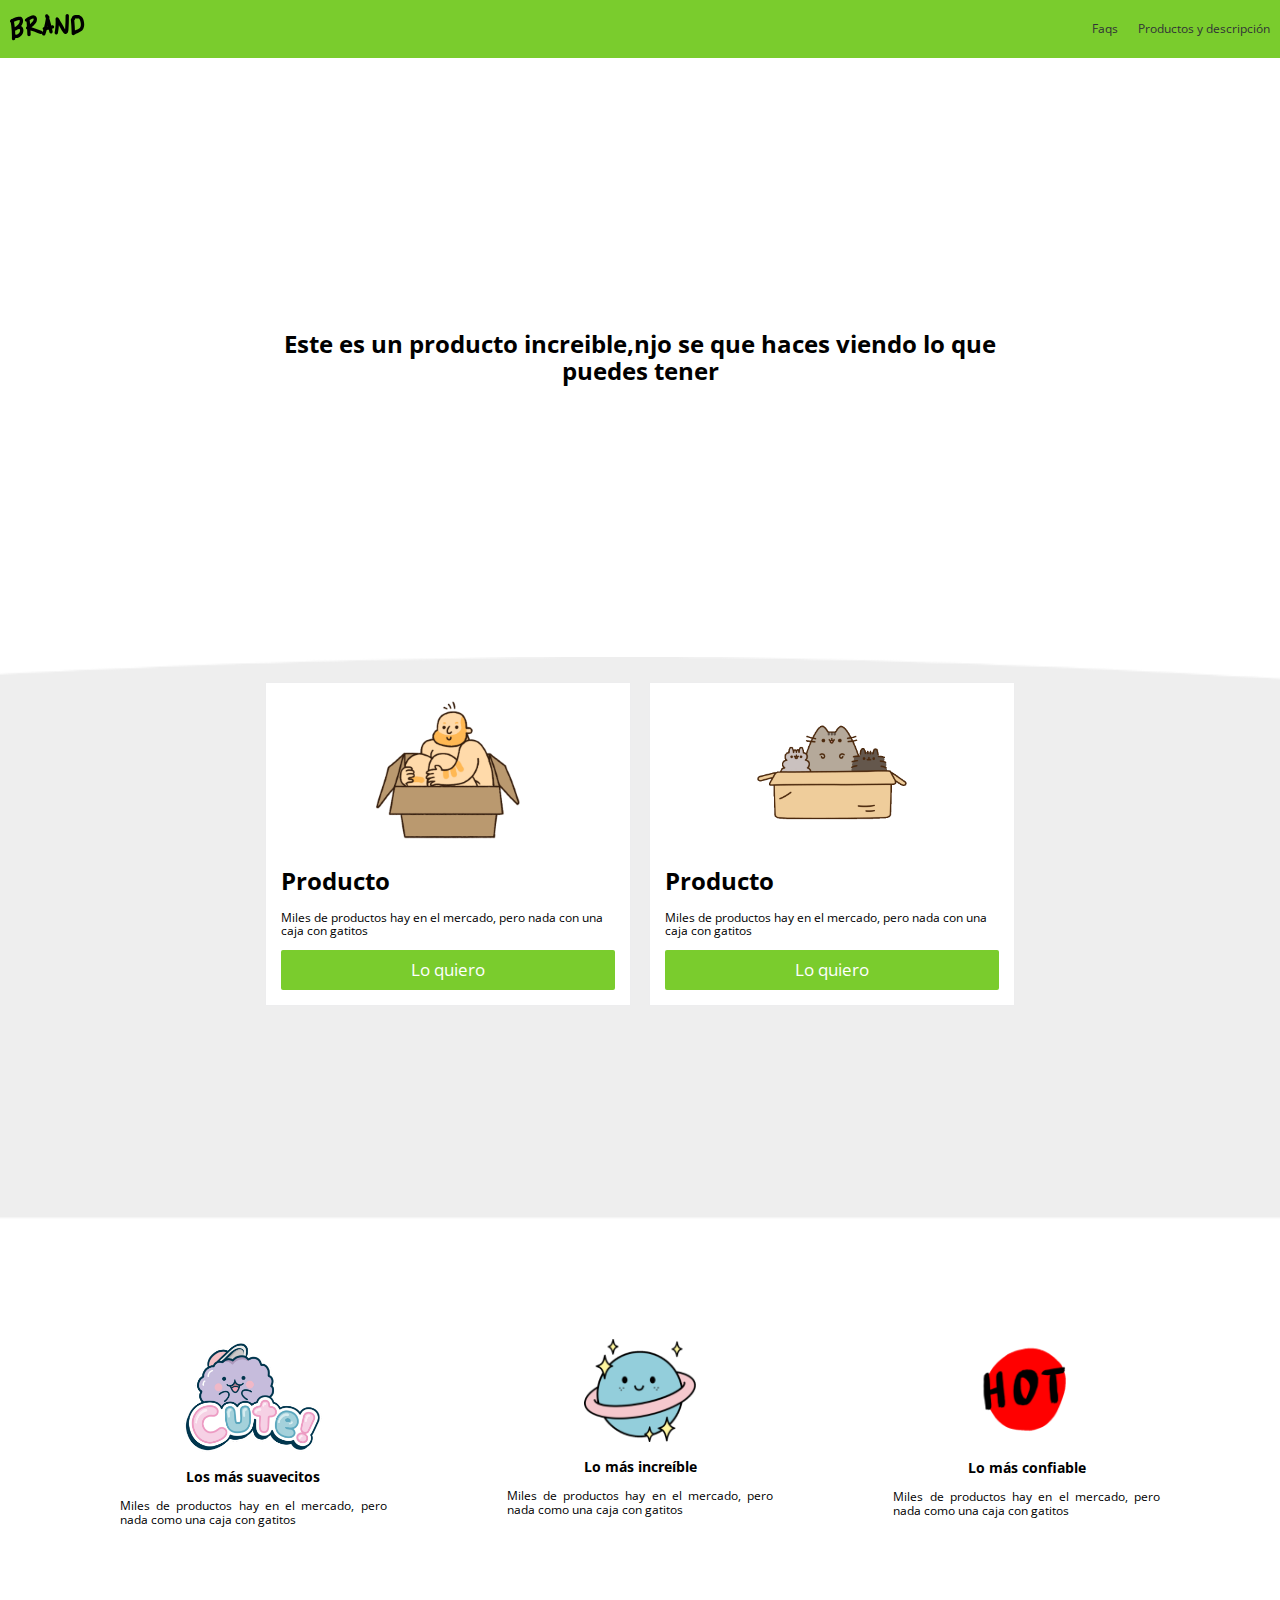
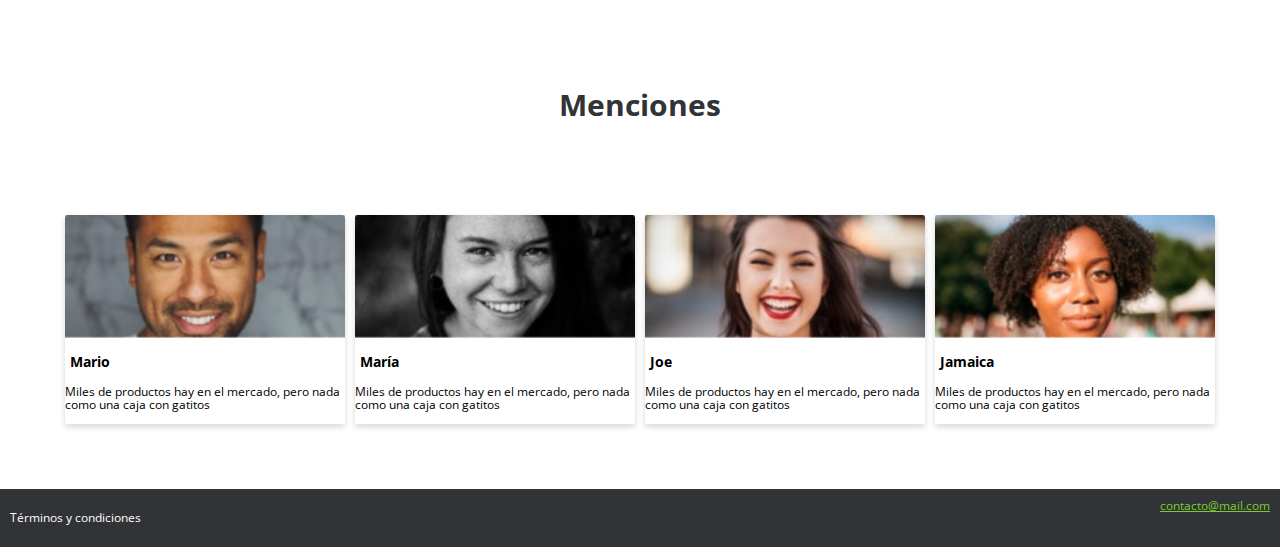
<file: index.html>
<!DOCTYPE html>
<html lang="es">
<head>
  <meta charset="UTF-8">
  <meta name="viewport" content="width=device-width, initial-scale=1.0">
  <link rel="stylesheet" href="css/animation.css">
  <link rel="stylesheet" href="css/normalize.css">
  <link rel="stylesheet" href="css/estilos.css">
  <link rel="stylesheet" href="css/mobile.css">
  <title>BRAND</title>
</head>
<body>
  <!-- Aqui empieza en navbar -->
  <nav>
    <div class="brand-image">
      <img src="images/logo.png" alt="">
      
    </div>
    <div class = "nav_options">
      <ul>
        <li><a href="#">Faqs</a></li>
        <li><a href="producto.html">Productos y descripción</a> </li>
      </ul>
    </div>
  </nav>  
  <script src="scripts/script.js" ></script>
  <!-- Aqui finalizsa el navbar -->
  <div class="main_section fadeInDown">
    <h1>
      Este es un producto increible,njo se que haces viendo lo que puedes tener
    </h1>
  </div>
  <div class="products">
    <div class="product fadeInUp">      
      <div class="content">
       <div class="img_content">
        <img src="images/box1.png"alt="">
       </div>
       <h1>Producto</h1>
       <p>Miles de productos hay en el mercado, pero nada con una caja con gatitos</p>
       
       <a href="venta.html">
        <button class="main_btn">Lo quiero</button>
       </a>
      </div>
    </div>

    <div class="product fadeInUp">
      <div class="content">
        <div class="img_content">
          <img src="images/box2.png"alt="">
        </div>
        <h1>Producto</h1>
        <p>Miles de productos hay en el mercado, pero nada con una caja con gatitos</p>
        <a href="venta.html">
          <button class="main_btn">Lo quiero</button>
        </a>
      </div>
    </div>
  </div>

  <div class="features">
    <div class=feature>
      <div class="image_content">
        <img src="images/b1.png" width="138px" height="113px" alt="">
      </div>
      <h3>Los más suavecitos</h3>
      <p>Miles de productos hay en el mercado, pero nada como una caja con gatitos</p>
    </div>

    <div class=feature>
      <div class="image_content">
        <img src="images/b2.png" width="112px" height="103px" alt="">
      </div>
      <h3>Lo más increíble</h3>
      <p>Miles de productos hay en el mercado, pero nada como una caja con gatitos</p>
    </div>

    <div class=feature>
      <div class="image_content">
        <img src="images/b3.png" width="104px" height="104px" alt="">
      </div>
      <h3>Lo más confiable </h3>
      <p>Miles de productos hay en el mercado, pero nada como una caja con gatitos</p>
    </div>
  </div>
  <h2>Menciones</h2>
  <div class="mentions">
    <div class="mention">
      <div class="image_content">
        <img src="images/p1.png" alt="">
      </div>
      <h3>Mario</h3>
      <p>Miles de productos hay en el mercado, pero nada como una caja con gatitos</p>
    </div>
    <div class="mention">
      <div class="image_content">
        <img src="images/p2.png" alt="">
      </div>
      <h3>María</h3>
      <p>Miles de productos hay en el mercado, pero nada como una caja con gatitos</p>
    </div>
    <div class="mention">
      <div class="image_content">
        <img src="images/p3.png" alt="">
      </div>
      <h3>Joe</h3>
      <p>Miles de productos hay en el mercado, pero nada como una caja con gatitos</p>
    </div>
    <div class="mention">
      <div class="image_content">
        <img src="images/p4.png" alt="">
      </div>
      <h3>Jamaica</h3>
      <p>Miles de productos hay en el mercado, pero nada como una caja con gatitos</p>
    </div>
  </div>

  <footer>
    <div class="condiciones">
      <p>
        Términos y condiciones
      </p>

    </div>
    <div class="correo contact">
      <a href="mailto:contacto@mail.com">
        contacto@mail.com
      </a>

    </div>
  </footer>

</body>
</html>
</file>
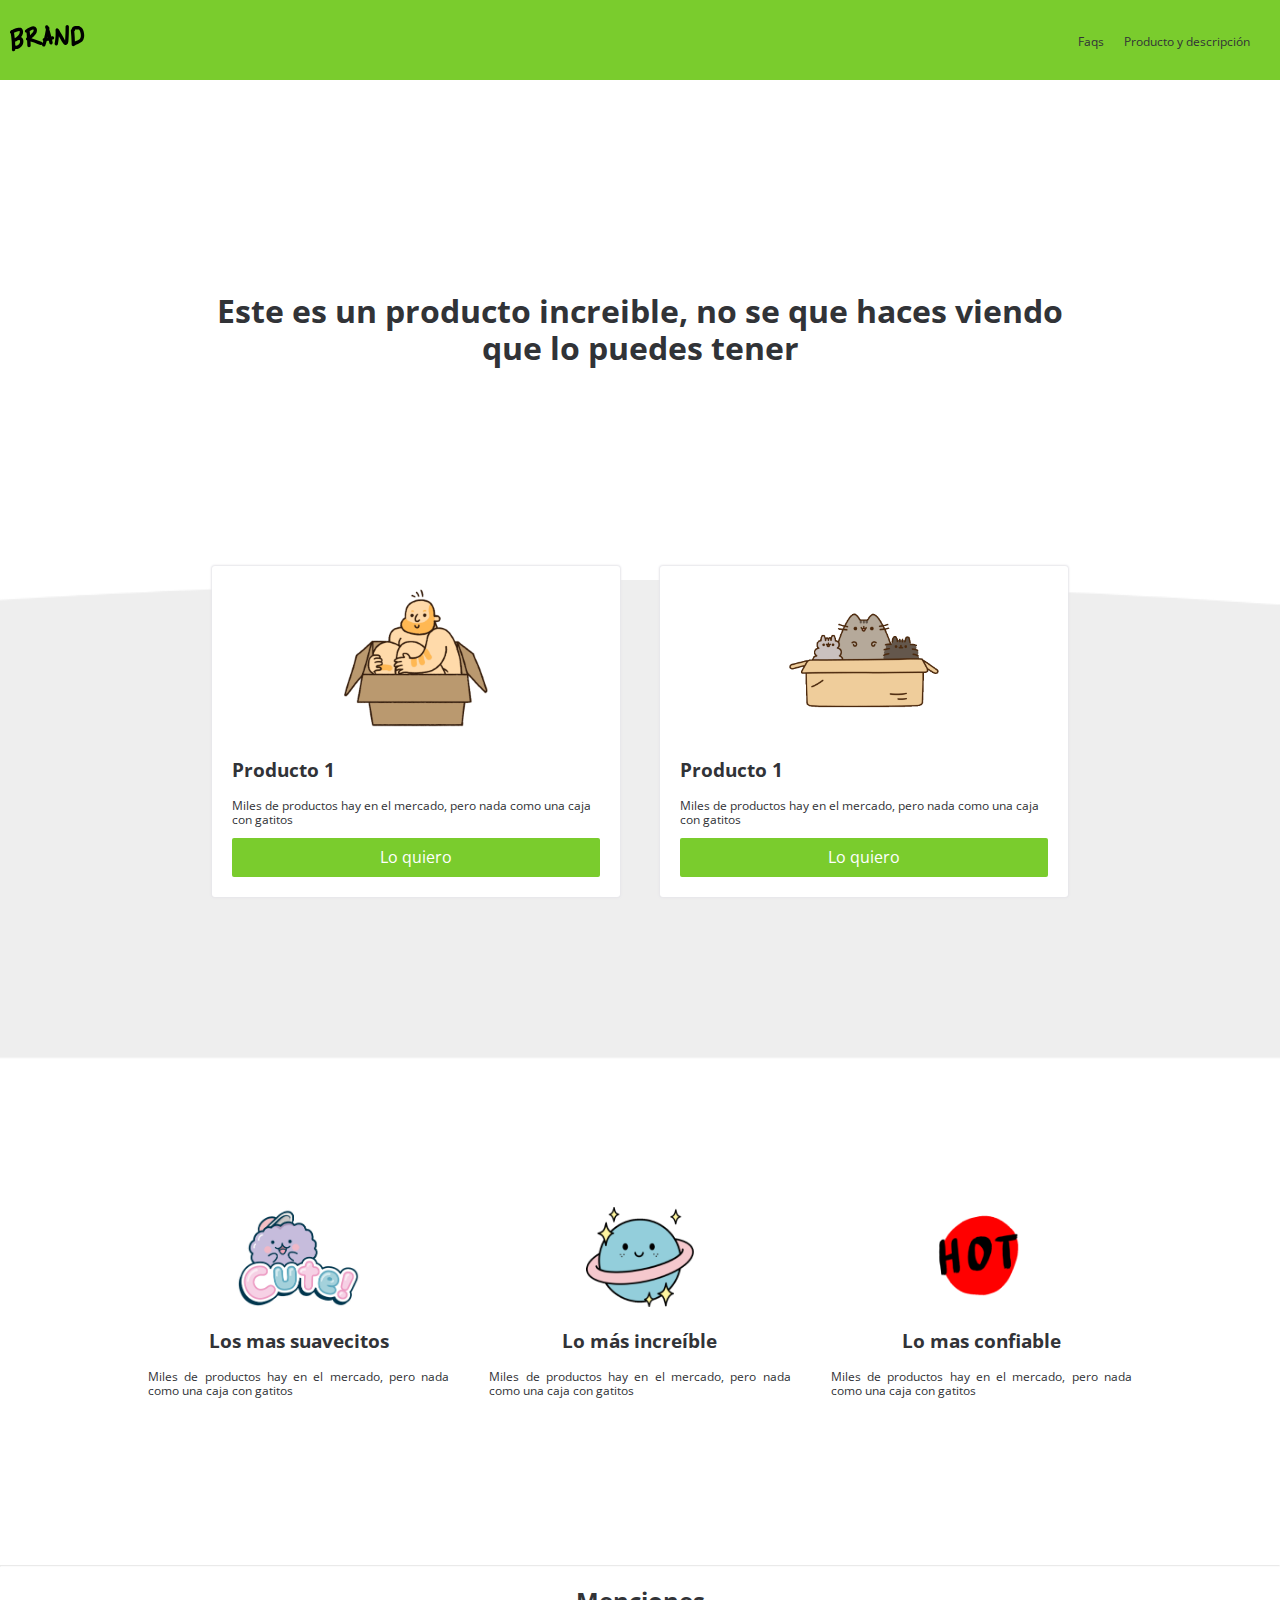
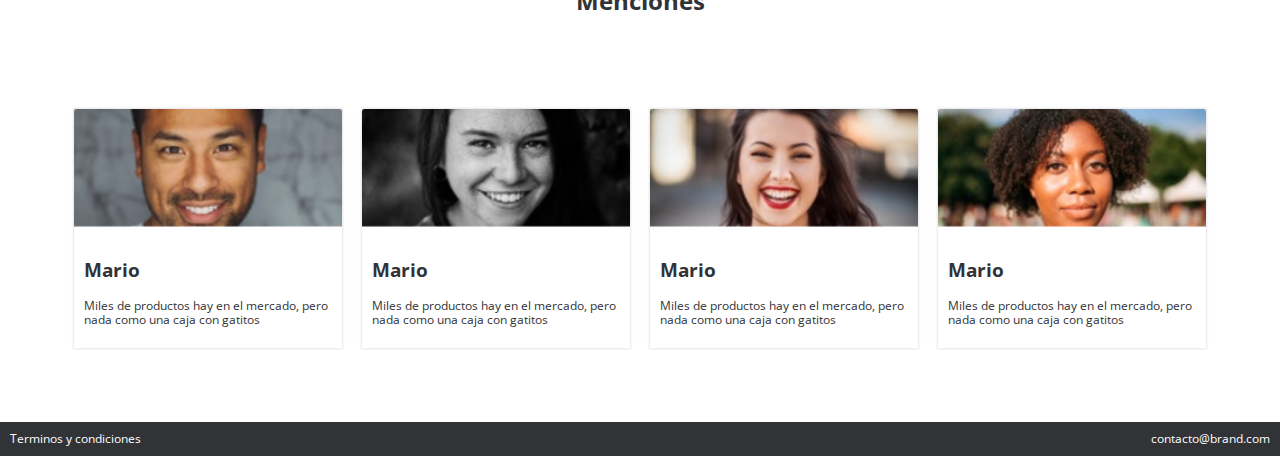
<file: css/Desarrollo_web-c18/Desarrollo_web-c18/index.html>
<!DOCTYPE html>
<html lang="en">
  <head>
    <meta charset="utf-8">
    <meta name="description" content="Este es un sitio de producto genial">
    <!-- Aqui podemos poner algún framework -->
    
    <!-- Aqui podemos poner algún framework -->
    <link rel="stylesheet" href="css/normalize.css">
    <link rel="stylesheet" href="css/estilos.css">
    <link rel="stylesheet" href="css/mobile.css">
    <link rel="stylesheet" href="css/animations.css">
    <title>BRAND📦</title>

  </head> <!-- Cierra head -->
  <body>
    <nav class="fadeInDown">
      <a href="#"><img src="images/logo.png" alt=""></a>
      <ul>
        <li>
          <a href="#">Faqs</a></li>
        <li>
          <a href="producto.html">Producto y descripción</a></li>
      </ul>
    </nav>
    <h1 class="main_section fadeIn">
      Este es un producto increible, no se que haces viendo que lo puedes tener
    </h1>
    <!-- Inicio productos -->
    <div class="products">
      <div class="product fadeInUp">
        <div class="content">
          <div class="image-product">
            <img src="images/box1.png" alt="">
          </div>
          <h3>Producto 1</h3>
          <p>Miles de productos hay en el mercado, pero nada como una caja con gatitos</p>
          <button class="main_btn">
            Lo quiero
          </button>
        </div>
      </div>
      <div class="product fadeInUp">
        <div class="content">
          <div class="image-product">
            <img src="images/box2.png" alt="">
          </div>
          <h3>Producto 1</h3>
          <p>Miles de productos hay en el mercado, pero nada como una caja con gatitos</p>
          <button class="main_btn">
            Lo quiero
          </button>
        </div>
      </div>
    </div>
    <!-- Fin productos -->
    <!-- Inicia beneficios -->
    <div class="beneficios">
      <div class="beneficio">
        <div class="content_beneficio">
          <img src="images/b1.png" alt="">
          <h3>Los mas suavecitos</h3>
          <p class="text_beneficio">
            Miles de productos hay en el mercado, pero nada como una caja con gatitos
          </p>
        </div>
      </div>
      <div class="beneficio">
        <div class="content_beneficio">
          <img src="images/b2.png" alt="">
          <h3>Lo más increíble</h3>
          <p class="text_beneficio">
            Miles de productos hay en el mercado, pero nada como una caja con gatitos
          </p>
        </div>
      </div>
      <div class="beneficio">
        <div class="content_beneficio">
          <img src="images/b3.png" alt="">
          <h3>Lo mas confiable</h3>
          <p class="text_beneficio">
            Miles de productos hay en el mercado, pero nada como una caja con gatitos
          </p>
        </div>
      </div>
    </div>
    <!-- Fin beneficios -->
    <hr>
    <!-- Inicia menciones -->
    <h2 class="mention_title">Menciones</h2>
    <div class="mentions">
      <div class="mention">
        <div class="content_mention">
          <img src="images/p1.png" alt="">
          <div class="text">
            <h3>Mario</h3>
            <p>Miles de productos hay en el mercado, pero nada como una caja con gatitos</p>
          </div>
        </div>
      </div>
      <div class="mention">
        <div class="content_mention">
          <img src="images/p2.png" alt="">
          <div class="text">
            <h3>Mario</h3>
            <p>Miles de productos hay en el mercado, pero nada como una caja con gatitos</p>
          </div>
        </div>
      </div>
      <div class="mention">
        <div class="content_mention">
          <img src="images/p3.png" alt="">
          <div class="text">
            <h3>Mario</h3>
            <p>Miles de productos hay en el mercado, pero nada como una caja con gatitos</p>
          </div>
        </div>
      </div>
      <div class="mention">
        <div class="content_mention">
          <img src="images/p4.png" alt="">
          <div class="text">
            <h3>Mario</h3>
            <p>Miles de productos hay en el mercado, pero nada como una caja con gatitos</p>
          </div>
        </div>
      </div>
    </div>
    <!-- Fin de menciones -->
    <!-- Inicio de footer -->
    <footer>
      <div class="option">Terminos y condiciones</div>
      <div class="option">contacto@brand.com</div>
    </footer>
    <!-- Fin de Footer -->

    <!-- Script -->
    <script src="scripts/script.js"></script>
  </body> <!-- Cierra body -->
</html> <!-- Cierra html -->
</file>
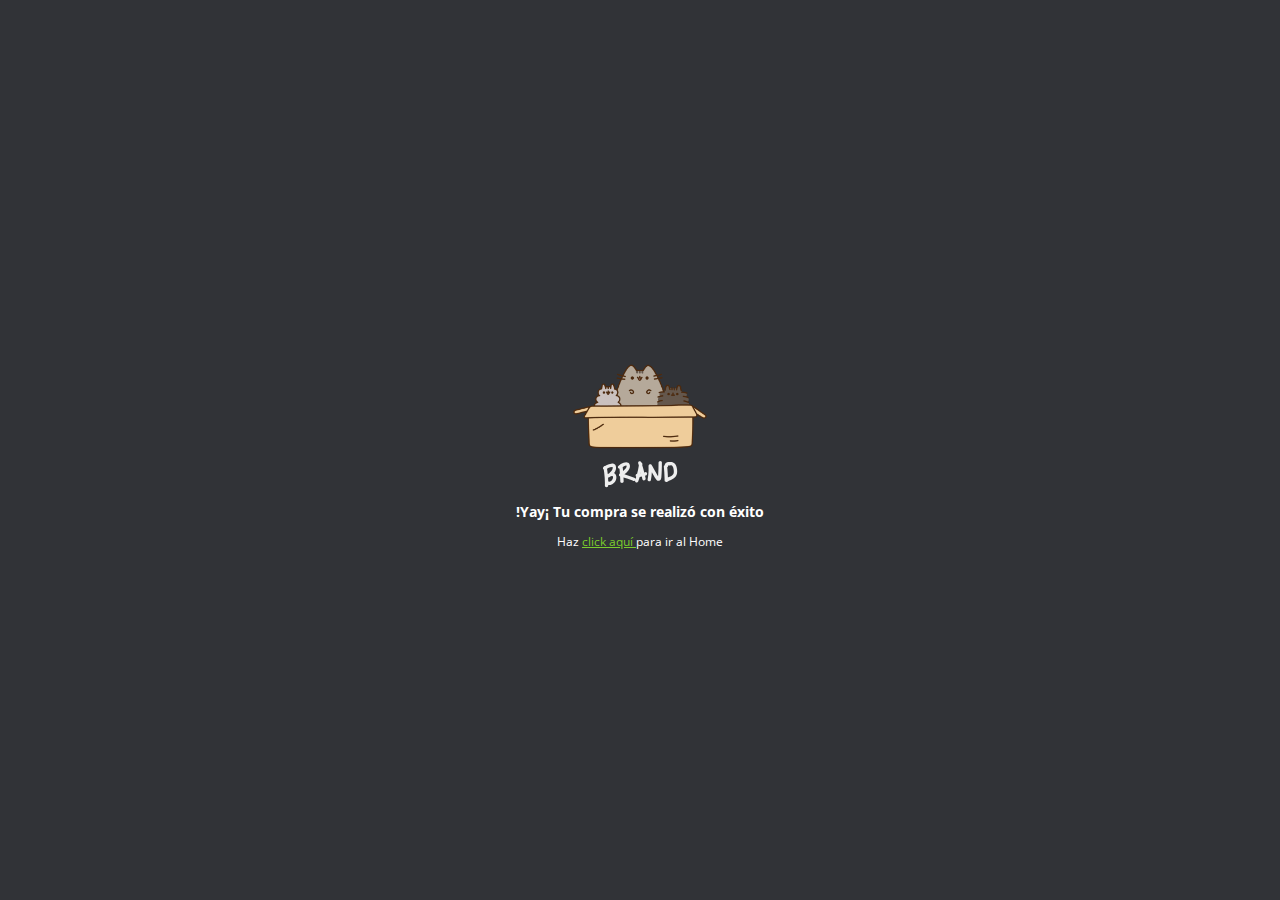
<file: exito.html>
<!DOCTYPE html>
<html lang="es">
<head>
  <meta charset="UTF-8">
  <meta name="viewport" content="width=device-width, initial-scale=1.0">
  <link rel="stylesheet" href="css/normalize.css">
  <link rel="stylesheet" href="css/estilos.css">
  <link rel="stylesheet" href="css/animation.css">
  <link rel="stylesheet" href="css/paypal.css">
  <title>Exito</title>
</head>
<body>

  <div class="content_paypal">
    <img src="images/box_brand.png" alt="">
    <h3>!Yay¡ Tu compra se realizó con éxito</h3>
    <p>Haz <a href="index.html"> click aquí </a>para ir al Home</p>
  </div>
</body>
</html>
</file>
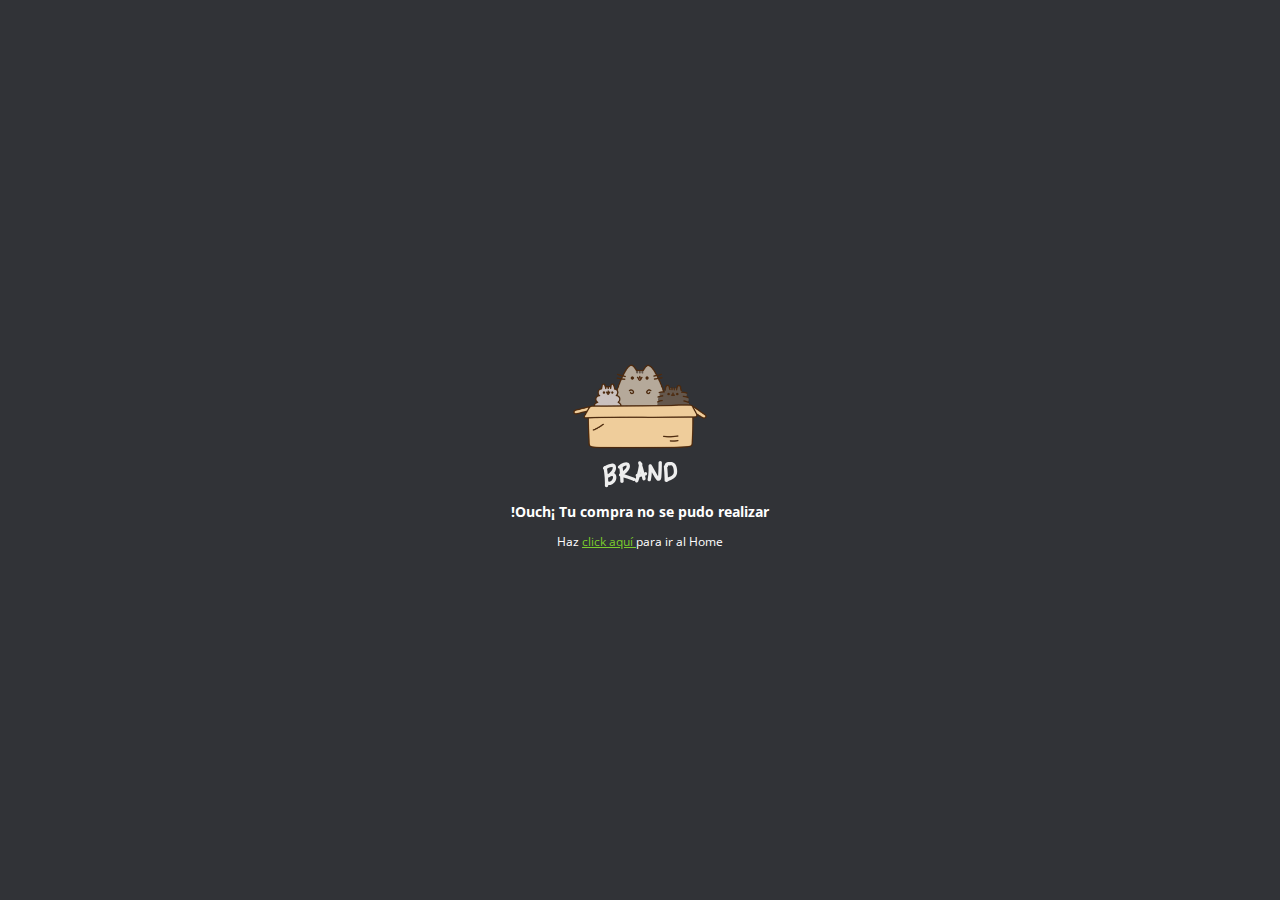
<file: falla.html>
<!DOCTYPE html>
<html lang="es">
<head>
  <meta charset="UTF-8">
  <meta name="viewport" content="width=device-width, initial-scale=1.0">
  <link rel="stylesheet" href="css/normalize.css">
  <link rel="stylesheet" href="css/estilos.css">
  <link rel="stylesheet" href="css/animation.css">
  <link rel="stylesheet" href="css/paypal.css">
  <title>Exito</title>
</head>
<body>

  <div class="content_paypal">
    <img src="images/box_brand.png" alt="">
    <h3>!Ouch¡ Tu compra no se pudo realizar</h3>
    <p>Haz <a href="index.html"> click aquí </a>para ir al Home</p>
  </div>
</body>
</html>
</file>
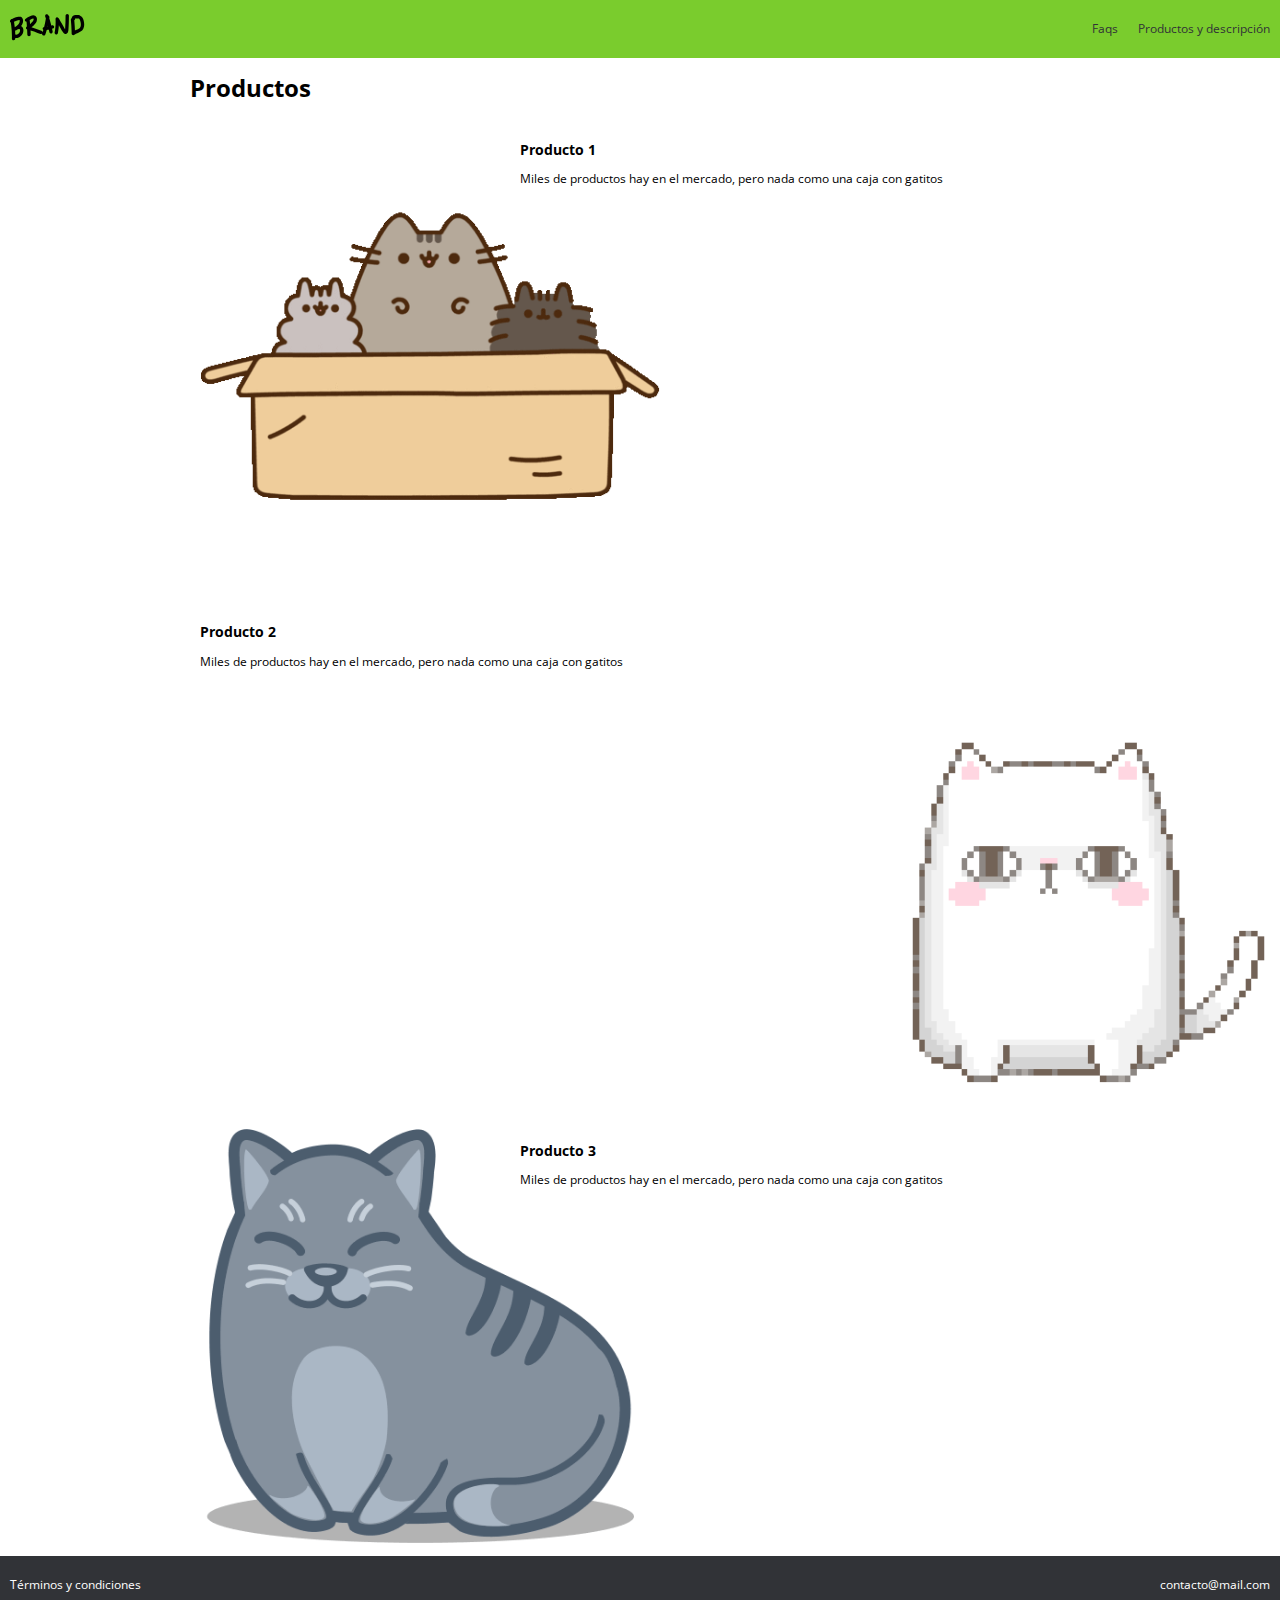
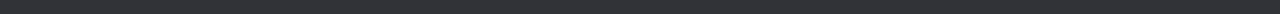
<file: producto.html>
<!DOCTYPE html>
<html lang="es">
<head>
  <meta charset="UTF-8">
  <meta name="viewport" content="width=device-width, initial-scale=1.0">
  <link rel="stylesheet" href="css/grid.css">
  <link rel="stylesheet" href="css/animation.css">
  <link rel="stylesheet" href="css/normalize.css">
  <link rel="stylesheet" href="css/estilos.css">
  <link rel="stylesheet" href="css/mobile.css">
  <title>BRAND</title>
</head>
<body>
  <!-- Aqui empieza en navbar -->
  <nav>
    <div class="brand-image">
      <img src="images/logo.png" alt="">
      
    </div>
    <div class = "nav_options">
      <ul>
        <li><a href="#">Faqs</a></li>
        <li><a href="#">Productos y descripción</a> </li>
      </ul>
    </div>
  </nav>  
  <script src="scripts/script.js" ></script>
  <!-- Aqui finalizsa el navbar -->
  
  <div class="container">
    <h1>Productos</h1>
    <div class="row">
      <div class="col-4">
        <div class="imagen_producto">
          <img src="images/ben1.png" alt="">
        </div>
      </div>
      <div class="col-8">
        <div class="descripcion_producto">
          <h3>Producto 1</h3>
          <p>Miles de productos hay en el mercado, pero nada como una caja con gatitos</p>
        </div>
      </div>
    </div>

    <div class="row">
      <div class="col-8">
        <div class="descripcion_producto">
          <h3>Producto 2</h3>
          <p>Miles de productos hay en el mercado, pero nada como una caja con gatitos</p>
        </div>
      </div>
      <div class="col-4">
        <div class="imagen_producto">
          <img src="images/ben2.png" alt="">
        </div>        
      </div>
    </div>

    <div class="row">
      <div class="col-4">
        <div class="imagen_producto">
          <img src="images/ben3.png" alt="">
        </div>
      </div>
      <div class="col-8">
        <div class="descripcion_producto">
          <h3>Producto 3</h3>
          <p>Miles de productos hay en el mercado, pero nada como una caja con gatitos</p>
        </div>
      </div>
    </div>
  </div>

  <footer>
    <div class="condiciones">
      <p>
        Términos y condiciones
      </p>

    </div>
    <div class="correo">
      <p>
        contacto@mail.com
      </p>

    </div>
  </footer>

</body>
</html>
</file>
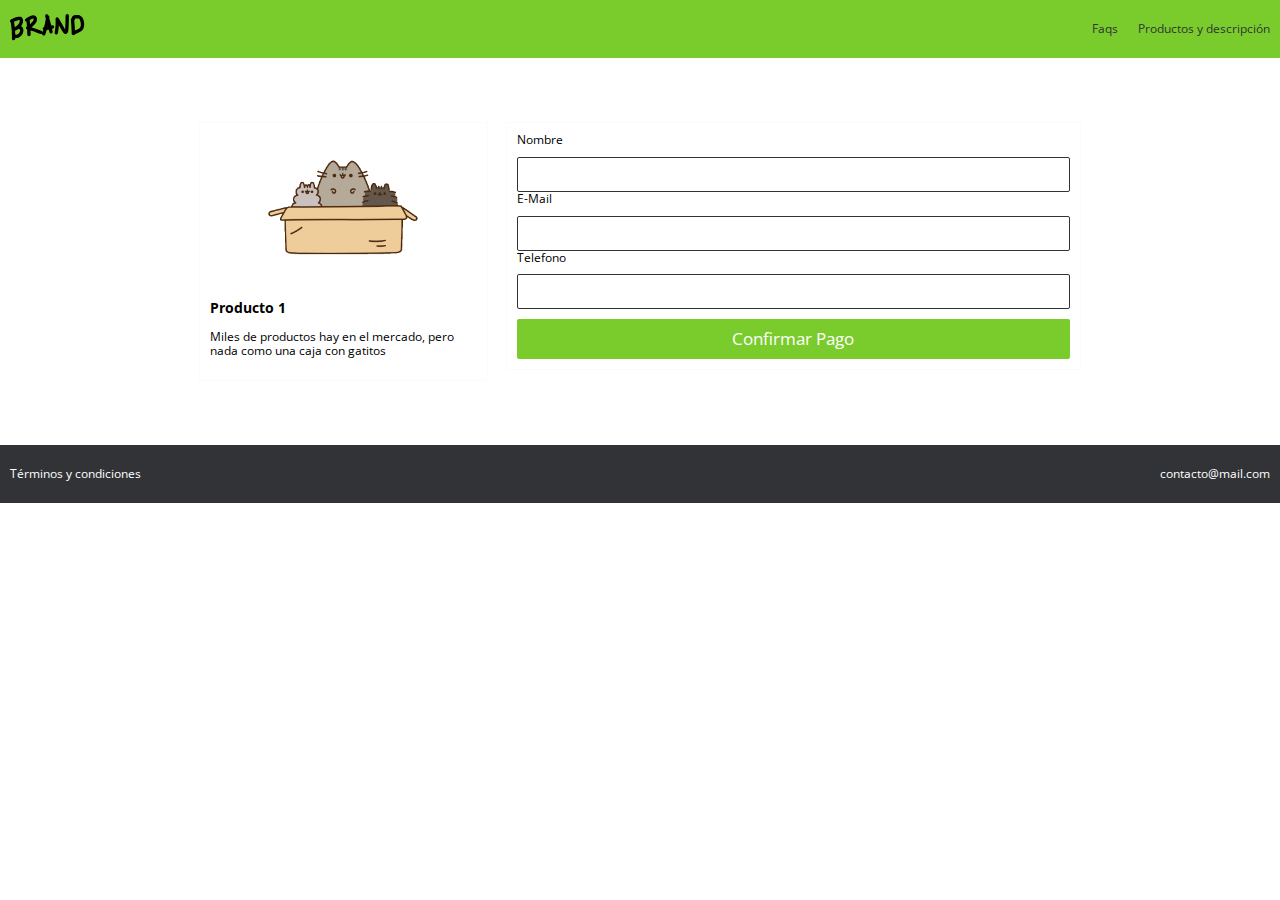
<file: venta.html>
<!DOCTYPE html>
<html lang="es">
<head>
  <meta charset="UTF-8">
  <meta name="viewport" content="width=device-width, initial-scale=1.0">
  <link rel="stylesheet" href="css/normalize.css">
  <link rel="stylesheet" href="css/estilos.css">  
  <link rel="stylesheet" href="css/animation.css">
  <link rel="stylesheet" href="css/grid.css">      
  <title>BRAND</title>
</head>
<body>
  <!-- Aqui empieza en navbar -->
  <nav>
    <div class="brand-image">
      <img src="images/logo.png" alt="">
      
    </div>
    <div class = "nav_options">
      <ul>
        <li><a href="#">Faqs</a></li>
        <li><a href="#">Productos y descripción</a> </li>
      </ul>
    </div>
  </nav>  
  <!-- Empieza formulario de venta -->
  <br>
  <br>
  <br>
  <br>

  <div class="container">
    <div class="row">
      <div class="col-4">
        <div class="modulo_pago">
          <div class="modulo_pago_images">
            <img src="images/box2.png" alt="">
          </div>
        <h3>
          Producto 1
        </h3>
        <p>
          Miles de productos hay en el mercado, pero nada como una caja con gatitos
        </p>
        </div>
      </div>
      <div class="col-8">
        <div class="modulo_pago">
         <form action="https://www.paypal.com/cgi-bin/webscr?cmd=_s-xclick&hosted_button_id=39L6TCXG9NEPA" method="POST">
           <label for="name">Nombre</label>
           <br>
           <input type="text" placeholder="" name="name" class="data">
           <br>
           <label for="email">E-Mail</label>
           <br>
           <input type="text" placeholder="" name = "email" class="data">
           <br>
           <label for="phone">Telefono</label>
           <br>
           <input type="text" placeholder="" name="phone" class="data">
           <br>
           <input type="submit" class="main_btn" name="submit" value="Confirmar Pago"> 

         </form>
        </div>
      </div>
    </div>
  </div>
  <br>
  <br>
  <br>
  <br>
  
  
<!-- Inicio footer -->
  <footer>
    <div class="condiciones">
      <p>
        Términos y condiciones
      </p>

    </div>
    <div class="correo">
      <p>
        contacto@mail.com
      </p>

    </div>
  </footer>

</body>
</html>
</file>
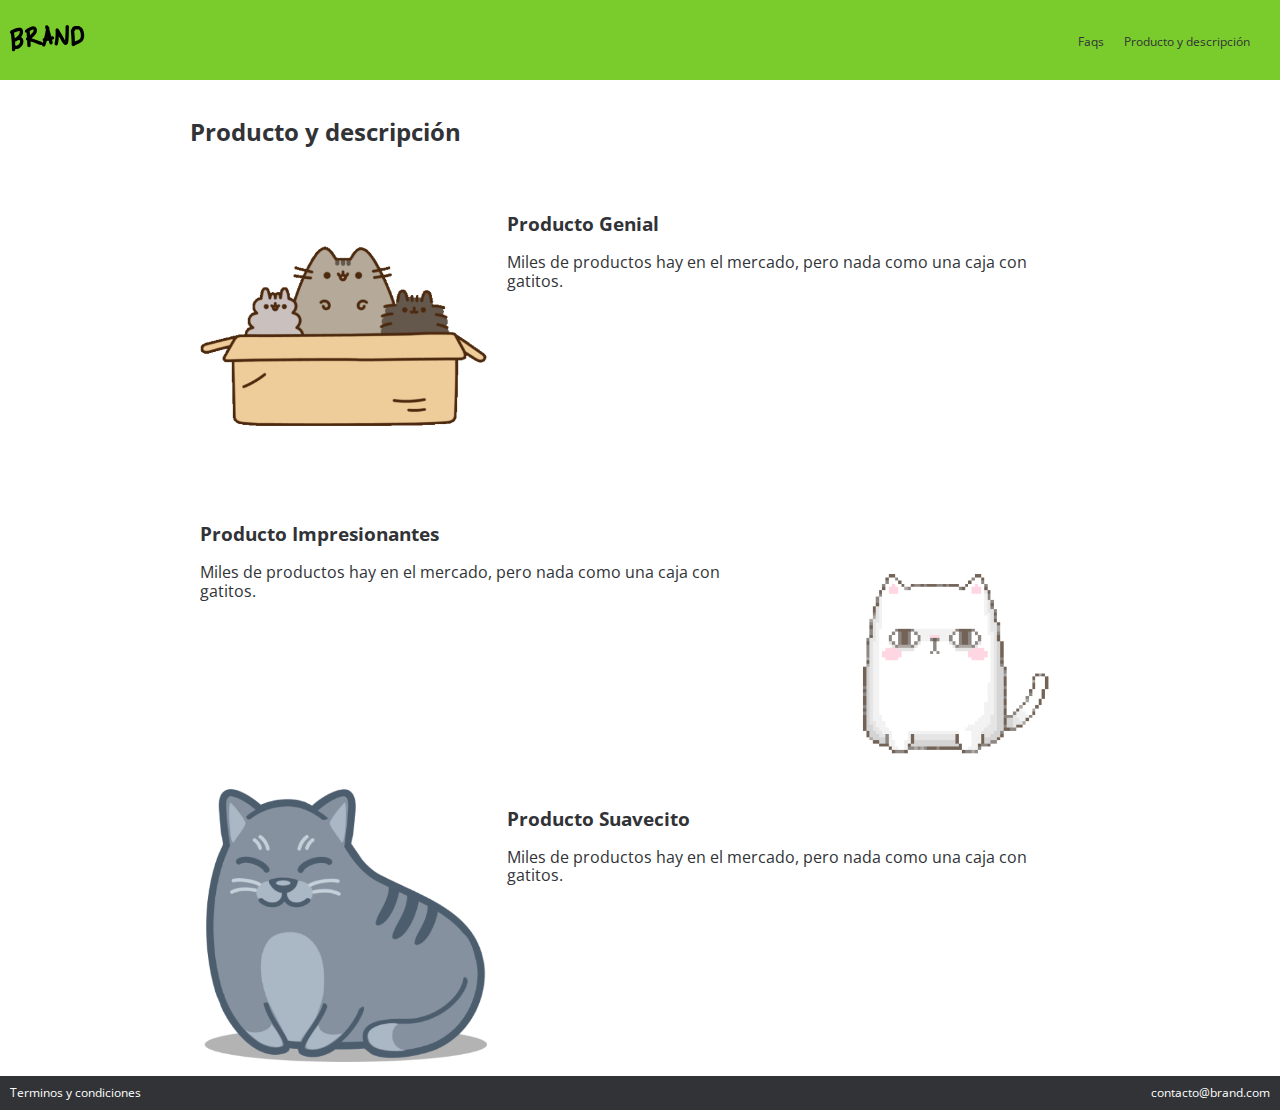
<file: css/Desarrollo_web-c18/Desarrollo_web-c18/producto.html>
<!DOCTYPE html>
<html lang="en">
  <head>
    <meta charset="utf-8">
    <meta name="description" content="Este es un sitio de producto genial">
    <link rel="stylesheet" href="css/normalize.css">
    <link rel="stylesheet" href="css/estilos.css">
    <link rel="stylesheet" href="css/animations.css">
    <link rel="stylesheet" href="css/grid.css">
    <title>BRAND📦</title>

  </head> <!-- Cierra head -->
  <body>
    <nav>
      <a href="index.html"><img src="images/logo.png" alt=""></a>
      <ul>
        <li>
          <a href="faqs.html">Faqs</a></li>
        <li>
          <a href="#">Producto y descripción</a></li>
      </ul>
    </nav>

    <!-- Empiezan beneficios -->

    <div class="container fadeIn">
      <br>
      <h2>Producto y descripción</h2>
      <br>
      <div class="row">
        <div class="col-4">
          <img src="images/ben1.png" alt="">
        </div>
        <div class="col-8">
          <h3>Producto Genial</h3>
          Miles de productos hay en el mercado, pero nada como una caja con gatitos.
        </div>
      </div>
      <div class="row">
        <div class="col-4 no-desk">
          <img src="images/ben2.png" alt="">
        </div>
        <div class="col-8">
          <h3>Producto Impresionantes</h3>
          Miles de productos hay en el mercado, pero nada como una caja con gatitos.
        </div>
        <div class="col-4 no-mobile">
          <img src="images/ben2.png" alt="">
        </div>
      </div>
      <div class="row">
        <div class="col-4">
          <img src="images/ben3.png" alt="">
        </div>
        <div class="col-8">
          <h3>Producto Suavecito</h3>
          Miles de productos hay en el mercado, pero nada como una caja con gatitos.
        </div>
      </div>
    </div>
    <!-- Empiezan beneficios -->



    <!-- Inicio de footer -->
    <footer>
      <div class="option">Terminos y condiciones</div>
      <div class="option">contacto@brand.com</div>
    </footer>
    <!-- Fin de Footer -->

    <!-- Script -->
    <script src="scripts/script.js"></script>
  </body> <!-- Cierra body -->
</html> <!-- Cierra html -->
</file>
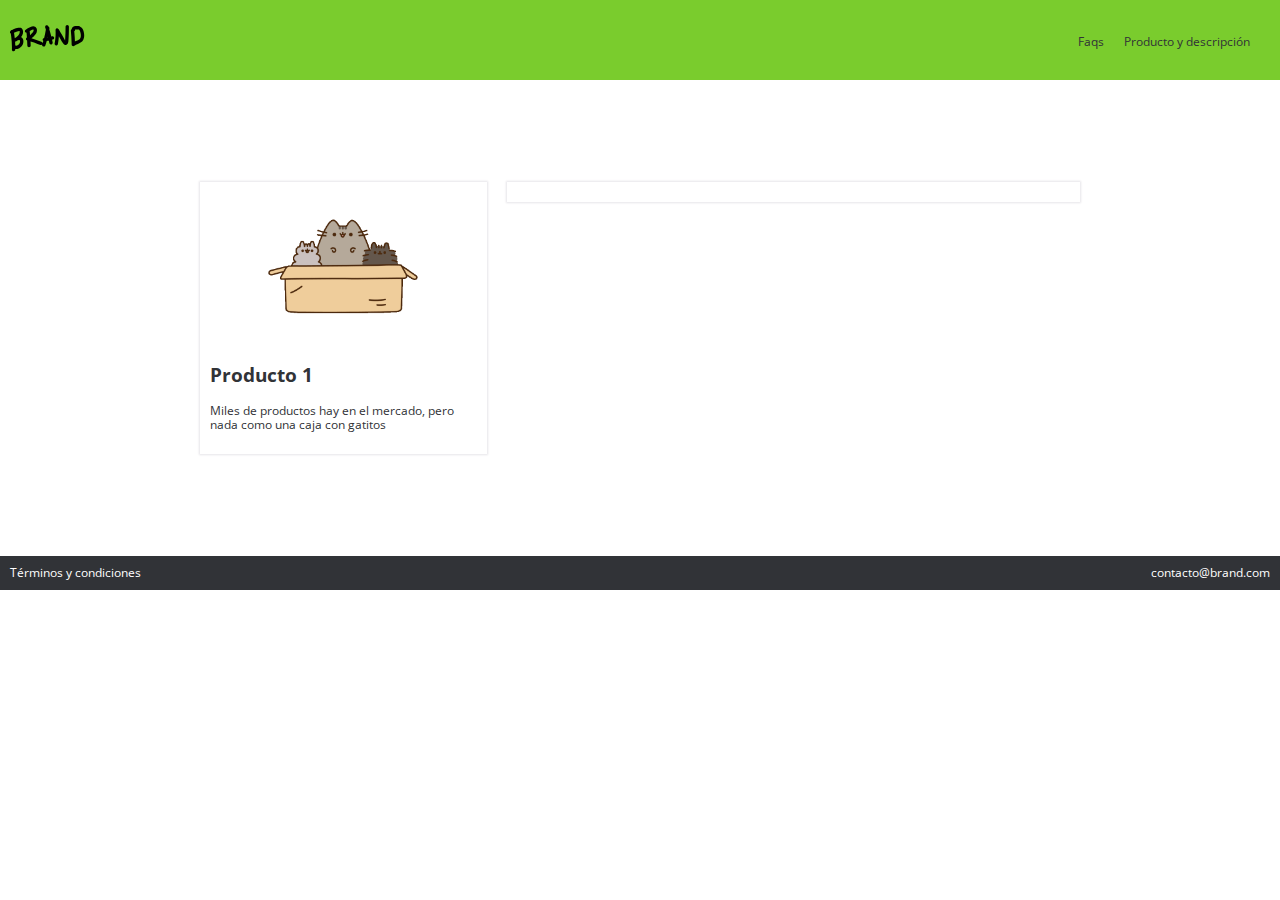
<file: css/Desarrollo_web-c18/Desarrollo_web-c18/venta.html>
<!DOCTYPE html>
<html lang="en">
  <head>
    <meta charset="utf-8">
    <meta name="description" content="Este es un sitio de producto genial">
    <link rel="stylesheet" href="css/normalize.css">
    <link rel="stylesheet" href="css/estilos.css">
    <link rel="stylesheet" href="css/animations.css">
    <link rel="stylesheet" href="css/grid.css">
    <title>BRAND📦</title>

  </head> <!-- Cierra head -->
  <body>
    <nav>
      <a href="index.html"><img src="images/logo.png" alt=""></a>
      <ul>
        <li>
          <a href="faqs.html">Faqs</a></li>
        <li>
          <a href="#">Producto y descripción</a></li>
      </ul>
    </nav>

    <!-- Empiezan Formulario Venta -->
    <br>
    <br>
    <br>
    <br>
    <br>
    <div class="container">

      <div class="row">
        <div class="col-4">
          <div class="modulo_pago">
            <div class="modulo_pago_images">
              <img src="images/box2.png" alt="">
            </div>
            <h3>
              Producto 1
            </h3>
            <p>
              Miles de productos hay en el mercado, pero nada como una caja con gatitos
            </p>
          </div>
        </div>
        <div class="col-8">
          <div class="modulo_pago">
            
          </div>
        </div>
      </div>

    </div>
    <br>
    <br>
    <br>
    <br>
    <br>


    <!-- Empiezan Formulario beneficios -->

    <!-- Inicio de footer -->
    <footer>
      <div class="option">Términos y condiciones</div>
      <div class="option">contacto@brand.com</div>
    </footer>
    <!-- Fin de Footer -->

    <!-- Script -->
    <script src="scripts/script.js"></script>
  </body> <!-- Cierra body -->
</html> <!-- Cierra html -->
</file>
<file: css/animation.css>
.fadeIn {
  -webkit-animation-duration: 4s;
  animation-duration: 4s;
  -webkit-animation-fill-mode: both;
  animation-fill-mode: both;
  -webkit-animation-name: fadeIn;
  animation-name: fadeIn;
}

@keyframes fadeIn {
  from{
    opacity: 0;
  }
  to{
    opacity:1;
  }
}

.fadeInDown{
  -webkit-animation-duration: 1s;
  animation-duration: 1s;
  -webkit-animation-fill-mode: both;
  animation-fill-mode: both;
  -webkit-animation-name: fadeInDown;
  animation-name: fadeInDown;
}

@keyframes fadeInDown{
  from{
    opacity: 0;
    -webkit-transform: translate3d(0,-100%,0);
    transform: translate3d(0,-100%, 0);
  }
  to{
    opacity: 1;
    -webkit-transform: translate3d(0,0,0);
    transform: translate3d(0,0,0);
  }
}

.fadeInUp{
  -webkit-animation-duration: 1s;
  animation-duration: 1s;
  -webkit-animation-fill-mode: both;
  animation-fill-mode: both;
  -webkit-animation-name: fadeInUp;
  animation-name: fadeInUp;
}

@keyframes fadeInUp{
  from{
    opacity: 0;
    -webkit-transform: translate3d(0,100%,0);
    transform: translate3d(0,100%,0);
  }
  to{
    opacity: 1;
    -webkit-transform: translate3d(0,0,0);
    transform: translate3d(0,0,0);
  }
}
</file>
<file: css/estilos.css>
/*
#  ·················
#  ··_______________
#  ·/·___/·___/·___/
#  /·/__(__··|__··)·
#  \___/____/____/··
#  ·················
*/
@import url('https://fonts.googleapis.com/css2?family=Open+Sans:wght@400;700&display=swap');
/****************************Variables*/
:root {
  --green-color: #7ACC2D;
  --white-color: #ffffff;
  --black-color: #313337;
  /*Tipografia*/
  --normal:12px;
  /*Espaciado*/
  --space: 10px;
/*Box shadow*/
  --box: 0px 0px 1px #e5e6e9;
}

/****************************Fin Variables*/

html,body {
  padding: 0px;
  margin: 0px;
  font-size: var(--normal);
  font-family: 'Open Sans', sans-serif;

}

p label {
  font-size: var(--normal);
}

nav {
  display: flex;
  background-color: var(--green-color);
  padding: var(--space);
  color: var(--white-color); 
  justify-content: space-between;
  align-items: center;
}

nav ul {
  display:flex;
}

nav li {
  padding-left: 20px;
  list-style: none;  
}

nav li a {
  color:var(--black-color);
  text-decoration: none;
}

li a:hover {
  color:var(--white-color);
}  

/***************************Main section *********************/

.main_section {
  padding:20%;
  text-align: center;
}

.products {
  background-image: url("../images/curve.png");
  max-height: 50px;
  background-size: cover;
  background-position: center top;
  padding:20%;
  display: flex;
}

.product {
  padding:var(--space); 
  margin-top:-240px
}


.product .content {
  background-color:var(--white-color);
  padding:15px;
  box-shadow: var(--box); 
}
.img_content {
  text-align: center;
}

.main_btn {
  background-color: var(--green-color);  
  width: 100%;
  padding: var(--space);
  font-size: 17px;
  color: var(--white-color);
  border:0px; 
  cursor: pointer; 
  border-radius: 2px;
}

.main_btn:hover {
  background-color: #5e9e22;
}

.features {
  display:flex;
  justify-content: space-between;
  padding: 60px;  
}

.feature {
  padding: 60px;       
}
.feature .image_content {
 text-align: center;
}
.features h3 {
 text-align: center;
}
.feature p {
  text-align: justify;
}

.mentions {
  display: flex;
  /* justify-content: space-between; */
  padding: 60px;
}

.mention{
  box-shadow: 0px 3px 6px #00000029;
  border-radius: 2px;
  margin: 5px;
}

.mention .image_content img {
  width: 100%;
}

.mention h3  {
  padding-left: 5px;
  padding-right: 5px;
  text-align: justify;
}

h2 {  
  text-align: center;
  font: Bold 30px/41px Open Sans;
  letter-spacing: 0px;
  color: #313337;
  opacity: 1;
} 

footer {
  display:flex;
  justify-content: space-between;
  background: var(--black-color);
  color: var(--white-color);
}

.condiciones, .correo {
  padding: 10px;
}

.correo a{
  color: var(--green-color)
}


.container {
  width: 900px;
}

/**********************************/

/*
.col-4 img {
  width: 230px;
  height: 230px;
}

.descripcion_producto {
height: 230px;
display: flex;
flex-direction: column;
justify-content: center;
margin: 0px;
}

.descripcion_producto p,h3 {
  margin: 3px;
}


*/




/********************venta****************/
.modulo_pago {
  background-color: var(--white-color);
  box-shadow: var(--box);
  padding: var(--space);
}

.data{
  margin-top: 10px;
  width: 100%;
  height: 35px;
  border-radius: 2px;
  border: 1px solid var(--black-color);
  box-sizing: border-box;
}

.modulo_pago .main_btn{
  margin-top: 10px;
}

.modulo_pago_images {
  width: 150px;
  text-align: center;
  width: 100%;
  margin: auto;
}
</file>
<file: css/mobile.css>
@media (max-width: 600px) {
  .products {
    display: inherit;
    height: auto;    
  }
  .product {
    margin-top: auto;

  }
.main_section {
  padding:4%;
}

.features, .mentions {
  display: inherit;
}



}
</file>
<file: css/Desarrollo_web-c18/Desarrollo_web-c18/css/estilos.css>
/*
#  ·················
#  ··_______________
#  ·/·___/·___/·___/
#  /·/__(__··|__··)·
#  \___/____/____/··
#  ·················
*/
@import url('https://fonts.googleapis.com/css?family=Open+Sans:400,700');
/*------ Variables */
:root{
  /*------ Colores */
  --green-color: #7ACC2D;
  --black-color: #313337;
  --white-color: white;
  /*------ Tipografía */
  --normal:12px;
  /*------ Espaciado */
  --space:10px;
  --space-2:20px;
  /*------ Box shadow*/
  --box:0px 0 2px 1px #e6e5e9;
}

/* -------------------------------------------  */
html, body{
  margin:0;
  padding: 0;
  font-family: 'Open Sans', sans-serif;
  color: var(--black-color);
}

p{
  font-size: var(--normal);
}


nav{
  display: flex;
  justify-content: space-between;
  align-items: center;
  padding: var(--space);
  min-height: 60px;
  background-color: var(--green-color);
}

nav a{
  text-decoration: none;
  color: var(--black-color);
  font-size: var(--normal);
}

nav a:hover{
  color: var(--white-color);
}

nav ul {
  display: flex;
}

nav ul li{
  padding-right: 20px;
  list-style: none;
}

hr{
  opacity: .2;
}

/* ------------------------------------------- MAIN SECTION */

.main_section{
  text-align: center;
  padding: 15%;
}

/* -------------------------------------------  PRODUCTOS */

.products{
  background-image: url("../images/curve.png");
  padding: 15%;
  background-position: center top;
  background-repeat: no-repeat;
  display: flex;
  height: 95px;
  background-size: cover;

}

.product{
  padding: 20px;
  margin-top: -226px;
}

.image-product{
  text-align: center;
}

.content{
  padding: 20px;
  background: var(--white-color);
  border-radius: 3px;
  box-shadow: 0px 0 2px 1px #e6e5e9;
}

.main_btn{
  padding: var(--space);
  background-color: var(--green-color);
  width: 100%;
  border: 0px;
  border-radius: 2px;
  cursor: pointer;
  color: var(--white-color);
}
.main_btn:hover{
  background-color: #63a426;
}

/* Beneficios */
.beneficios{
  padding: 10%;
  display: flex;
}

.beneficio{
  text-align: center;
  padding: 20px;
}

.beneficio img{
  max-height: 100px
}

.text_beneficio{
  text-align: justify;
}

/* Mentions */
.mentions{
  display: flex;
  padding: 5%;
}
.mention img{
  width: 100%;
}
h2.mention_title{
  text-align: center;
}
.mention{
  padding: var(--space);
}
.content_mention{
  box-shadow: 0px 0 2px 1px #e6e5e9;
}
.mention .text{
  padding: var(--space);
}
/* ------------------------------------------- Venta */

.modulo_pago{
background-color:var(--white-color);
box-shadow: var(--box);
padding:var(--space);
}

.modulo_pago_images{
  max-width: 150px;
  text-align: center;
  width: 100%;
  margin:auto;
}


/* ------------------------------------------- Footer */
footer{
  display: flex;
  justify-content: space-between;
  font-size: var(--normal);
  background-color: var(--black-color);
  padding: var(--space);
  color: var(--white-color);
}
</file>
<file: css/Desarrollo_web-c18/Desarrollo_web-c18/css/mobile.css>
/*
#  ····················__····_·__···
#  ···____·___··____··/·/_··(_)·/__·
#  ··/·__·`__·\/·__·\/·__·\/·/·/·_·\
#  ·/·/·/·/·/·/·/_/·/·/_/·/·/·/··__/
#  /_/·/_/·/_/\____/_.___/_/_/\___/·
#  ································· */

@media (max-width: 650px) {

  .main_section{
    padding: 5%;
  }
  .products{
    display: block;
    height: auto;
    padding: 5%;
  }
  .product{
    margin-top: auto;
  }
  .beneficios{
    display: initial;
  }
  .mentions{
    display: initial;
  }
}
</file>
<file: css/Desarrollo_web-c18/Desarrollo_web-c18/css/animations.css>
/*
#  ···············_·················__··_·················
#  ··____·_____··(_)___·___··____·_/·/_(_)___··____··_____
#  ·/·__·`/·__·\/·/·__·`__·\/·__·`/·__/·/·__·\/·__·\/·___/
#  /·/_/·/·/·/·/·/·/·/·/·/·/·/_/·/·/_/·/·/_/·/·/·/·(__··)·
#  \__,_/_/·/_/_/_/·/_/·/_/\__,_/\__/_/\____/_/·/_/____/··
#  ·······················································
*/
/* https://daneden.github.io/animate.css/ */

.fadeIn{
  -webkit-animation-duration: 4s;
  animation-duration: 4s;
  -webkit-animation-fill-mode: both;
  animation-fill-mode: both;
  -webkit-animation-name: fadeIn;
  animation-name: fadeIn;
}

@keyframes fadeIn{
  from{
    opacity: 0;
  }
  to{
    opacity: 1;
  }
}

.fadeInDown{
  -webkit-animation-duration: 1s;
  animation-duration: 1s;
  -webkit-animation-fill-mode: both;
  animation-fill-mode: both;
  -webkit-animation-name: fadeInDown;
  animation-name: fadeInDown;
}

@-webkit-keyframes fadeInDown {
  from {
    opacity: 0;
    -webkit-transform: translate3d(0, -100%, 0);
    transform: translate3d(0, -100%, 0);
  }

  to {
    opacity: 1;
    -webkit-transform: translate3d(0, 0, 0);
    transform: translate3d(0, 0, 0);
  }
}

@keyframes fadeInDown {
  from {
    opacity: 0;
    -webkit-transform: translate3d(0, -100%, 0);
    transform: translate3d(0, -100%, 0);
  }

  to {
    opacity: 1;
    -webkit-transform: translate3d(0, 0, 0);
    transform: translate3d(0, 0, 0);
  }
}



.fadeInUp {
  -webkit-animation-duration: 1s;
  animation-duration: 1s;
  -webkit-animation-fill-mode: both;
  animation-fill-mode: both;
  -webkit-animation-name: fadeInUp;
  animation-name: fadeInUp;
}

@-webkit-keyframes fadeInUp {
  from {
    opacity: 0;
    -webkit-transform: translate3d(0, 100%, 0);
    transform: translate3d(0, 100%, 0);
  }

  to {
    opacity: 1;
    -webkit-transform: translate3d(0, 0, 0);
    transform: translate3d(0, 0, 0);
  }
}

@keyframes fadeInUp {
  from {
    opacity: 0;
    -webkit-transform: translate3d(0, 100%, 0);
    transform: translate3d(0, 100%, 0);
  }

  to {
    opacity: 1;
    -webkit-transform: translate3d(0, 0, 0);
    transform: translate3d(0, 0, 0);
  }
}
</file>
<file: css/paypal.css>
@import url('https://fonts.googleapis.com/css2?family=Open+Sans:wght@400;700&display=swap');
/****************************Variables*/
:root {
  --green-color: #7ACC2D;
  --white-color: #ffffff;
  --black-color: #313337;
  /*Tipografia*/
  --normal:12px;
  /*Espaciado*/
  --space: 10px;
/*Box shadow*/
  --box: 0px 0px 1px #e5e6e9;
}

body {
  background-color: var(--black-color);
  text-align: center;
  color: var(--white-color);
  display:flex;
  justify-content: center;
  align-items: center;
  height: 100vh;
}


.content_paypal a{
  color: var(--green-color);
}
</file>
<file: css/grid.css>
.container {
  max-width: 900px;
  margin: auto;
}

.row {
  display: flex;
}

.col-1 {
  width: 8.333333333333333%;
}
.col-2 {
  width: 16.66666666666667%;
}
.col-3 {
  width: 25%;
}
.col-4 {
  width: 33.33333333333333%;
}
.col-5 {
  width: 41.66666666666667%;
}
.col-6 {
  width: 50%;
}
.col-7 {
  width: 58.33333333333333%;
}
.col-8 {
  width: 66.66666666666667%;
}
.col-9 {
  width: 75%;
}
.col-10 {
  width: 83.33333333333333%;
}
.col-11 {
  width: 91.66666666666667%;
}
.col-12 {
  width: 100%;
}

.col-1 ,.col-2 ,.col-3 ,.col-4 ,.col-5 ,.col-6 ,.col-7 ,.col-8 ,.col-9 ,.col-10 ,.col-11 ,.col-12 {
  padding:10px;
}

@media (max-width:900px) {
  .row{
    display:inherit;
  }
  .col-1 ,.col-2 ,.col-3 ,.col-4 ,.col-5 ,.col-6 ,.col-7 ,.col-8 ,.col-9 ,.col-10 ,.col-11 ,.col-12 {    
    width: 100%;
  }  
}
</file>
<file: css/Desarrollo_web-c18/Desarrollo_web-c18/css/grid.css>
.container{
  max-width: 900px;
  margin:auto;
}

/* Valor por columna = 8.3333333333 */

.row{
  display: flex;
}

.col-1{
  width: 8.3333333333%;
}
.col-2{
  width: 16.6666666666%;
}
.col-3{
  width: 24.9999999999%;
}
.col-4{
  width: 33.3333333332%;
}
.col-5{
  width: 41.6666666665%;
}
.col-6{
  width: 49.9999999998%;
}
.col-7{
  width: 58.3333333331%;
}
.col-8{
  width: 66.6666666664%;
}
.col-9{
  width: 74.9999999997%;
}
.col-10{
  width: 83.333333333%;
}
.col-11{
  width: 91.6666666663%;
}
.col-12{
  width: 100%;
}

.col-1,.col-2,.col-3,.col-4,.col-5,.col-6,.col-7,.col-8,.col-9,.col-10,.col-11,.col-12{
  padding: 10px;
}
.col-1 img,.col-2 img,.col-3 img,.col-4 img,.col-5 img,.col-6 img,.col-7 img,.col-8 img,.col-9 img,.col-10 img,.col-11 img,.col-12 img{
  width: 100%;
}

.no-desk{
  display: none;
}

@media (max-width:600px) {
  .container{
    padding: 30px;
  }
  .no-mobile{
    display: none
  }
  .no-desk{
    display: initial;
  }
  .row{
    display: inline;
    padding: 10px;
  }
  .col-1,.col-2,.col-3,.col-4,.col-5,.col-6,.col-7,.col-8,.col-9,.col-10,.col-11,.col-12{
    width: 100%;
    padding: 0px;
  }
}
</file>
